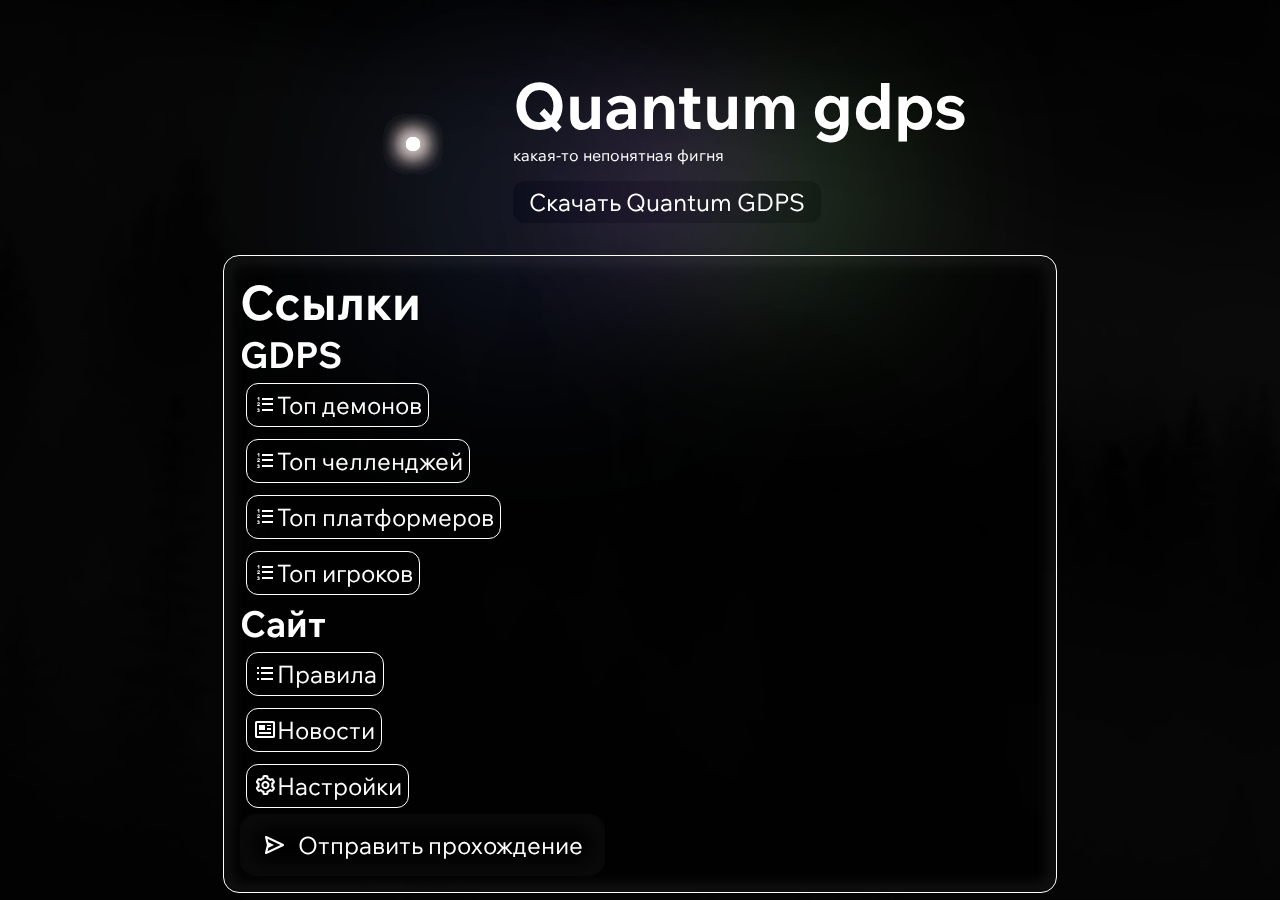
<file: index.html>
<!DOCTYPE html>
<html lang="ru">
    <head>
        <meta charset="UTF-8">
        <meta name="viewport" content="width=device-width, initial-scale=1.0">
        <link rel="shortcut icon" href="images/favicon.png" type="image/x-icon">
        <link rel="stylesheet" href="styles/main.css">
        <link rel="stylesheet" href="styles/mainPage.css">
        <title>Главная</title>

    </head>
    <body>
        <div id="black-background"></div>

        <header></header>
        <div id="menu"></div>

        <main>
            <section class="about-wrapper">
                <section class="about--quantum-dust-wrapper">
                    <div class="quantum-dust" id="quantum-dust-1" style="--dust-color: #a49ce8;"></div>
                    <div class="quantum-dust" id="quantum-dust-2" style="--dust-color: #cb91b7;"></div>
                    <div class="quantum-dust" id="quantum-dust-3" style="--dust-color: #5bd385;"></div>
                    <div class="quantum-dust" id="quantum-dust-4" style="--dust-color: #e0e295;"></div>
                    <div class="quantum-dust" id="quantum-dust-5" style="--dust-color: #e9ad91;"></div>
                    <div class="quantum-dust" id="quantum-dust-6" style="--dust-color: #e4c25c;"></div>
                    <div class="quantum-dust" id="quantum-dust-7" style="--dust-color: #5b6497;"></div>
                    <div class="quantum-dust" id="quantum-dust-8" style="--dust-color: #a94bb6;"></div>
                    <div class="quantum-dust" id="quantum-dust-9" style="--dust-color: #e7e8d2;"></div>
                    <div class="quantum-dust" id="quantum-dust-10" style="--dust-color: #e99191;"></div>
                </section>
                <section class="about--text-wrapper">
                    <h1>Quantum gdps</h1>
                    <p>какая-то непонятная фигня</p>
                    <button class="download-button">Скачать Quantum GDPS</button>
                </section>

                <div class="bg-effect-particle" id="particle-1"></div>
                <div class="bg-effect-particle" id="particle-2"></div>
                <div class="bg-effect-particle" id="particle-3"></div>
            </section>
            <section class="info-wrapper">
                <h1>Ссылки</h1>

                <h2>GDPS</h2>
                <div class="info-fast-links">
                    <a href="demonlist.html"><i class='bx  bx-list-ol'></i>  Топ демонов</a>
                    <a href="challengelist.html"><i class='bx bx-list-ol'></i>Топ челленджей</a>
                    <a href="platformerlist.html"><i class='bx bx-list-ol'></i>Топ платформеров</a>
                    <a href="players.html"><i class='bx bx-list-ol'></i>Топ игроков</a>
                </div>

                <h2>Сайт</h2>
                <div class="info-fast-links">
                    <a href=""><i class='bx bx-list-ul'></i>Правила</a>
                    <a href=""><i class='bx bx-news'></i> Новости</a>
                    <a href=""><i class='bx bx-cog'></i>Настройки</a>
                </div>

                <button class="send-button"><i class='bx bx-send'></i><div class="send-button-text">Отправить прохождение</div></button>
            </section>
            <section class="social-media-wrapper">
                <a class="social-media social-media-discord" href="">
                    <i class='bx bxl-discord-alt'></i>
                </a>
                <a class="social-media social-media-telegram" href="">
                    <i class='bx bxl-telegram'></i>
                </a>
                <a class="social-media social-media-youtube" href="">
                    <i class='bx bxl-youtube'></i>
                </a>
            </section>
        </main>

        <footer></footer>

        <!-- scripts -->
        <script src="scripts/database.js"></script>
        <script src="scripts/elements/header.js"></script>
        <script src="scripts/elements/footer.js"></script>
        <script src="scripts/main.js"></script>
        <script src="scripts/pages/mainPage.js"></script>
    </body>
</html>
</file>
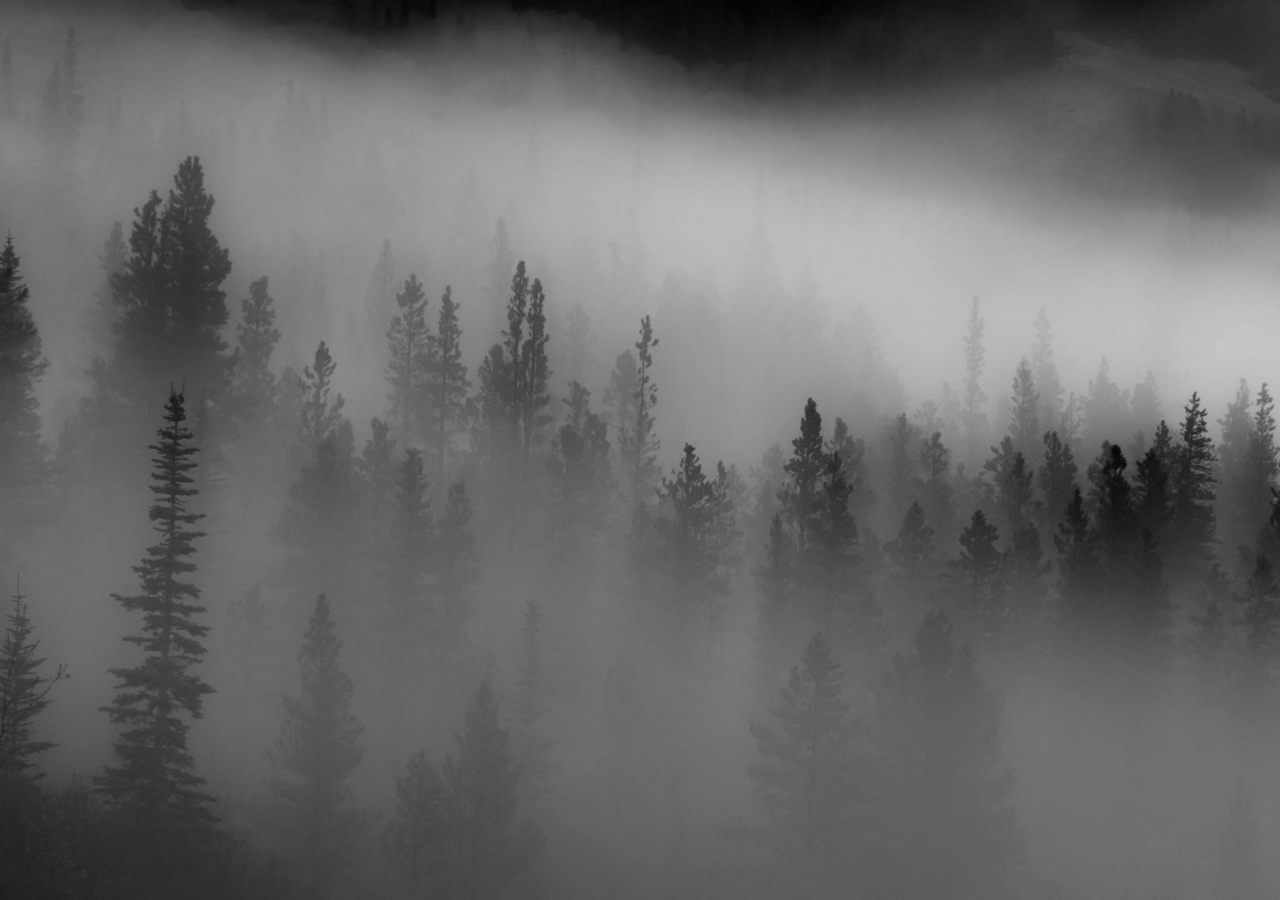
<file: challengelist.html>
<!DOCTYPE html>
<html lang="ru">
    <head>
        <meta charset="UTF-8">
        <meta name="viewport" content="width=device-width, initial-scale=1.0">
        <link rel="shortcut icon" href="images/favicon.png" type="image/x-icon">
        <link rel="stylesheet" href="styles/main.css">
        <title>Топ челленджей</title>
    </head>
    <body>
        <header></header>
        <div id="menu"></div>

        <main>
            <div id="levels-wrapper"></div>
        </main>

        <footer></footer>

        <!-- scripts -->
        <script src="scripts/maths.js"></script>
        <script src="scripts/database.js"></script>
        <script src="scripts/elements/header.js"></script>
        <script src="scripts/elements/footer.js"></script>
        <script src="scripts/level.js"></script>
        <script src="scripts/main.js"></script>
        <script src="scripts/pages/challengelistPage.js"></script>
    </body>
</html>
</file>
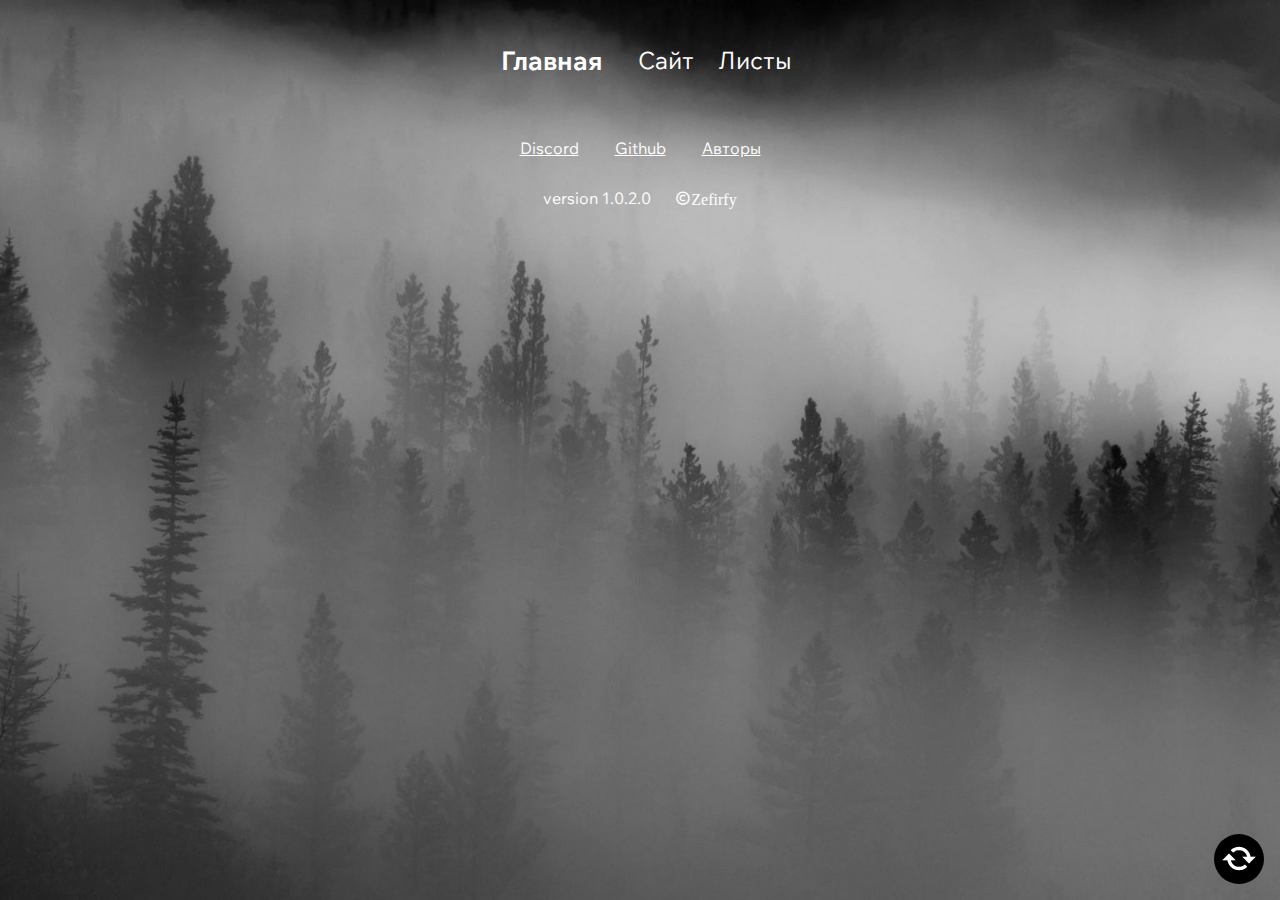
<file: demonlist.html>
<!DOCTYPE html>
<html lang="ru">
    <head>
        <meta charset="UTF-8">
        <meta name="viewport" content="width=device-width, initial-scale=1.0">
        <link rel="shortcut icon" href="images/favicon.jpg" type="image/x-icon">
        <link rel="stylesheet" href="styles/main.css">
        <title>Топ демонов</title>
    </head>
    <body>
        <header></header>
        <div id="menu"></div>

        <main>
            <div id="levels-wrapper"></div>
        </main>

        <footer></footer>

        <!-- scripts -->
        <script src="scripts/maths.js"></script>
        <script src="scripts/database.js"></script>
        <script src="scripts/functions.js"></script>
        <script src="scripts/elements/header.js"></script>
        <script src="scripts/elements/footer.js"></script>
        <script src="scripts/level.js"></script>
        <script src="scripts/main.js"></script>
        <script src="scripts/pages/demonlistPage.js"></script>
    </body>
</html>
</file>
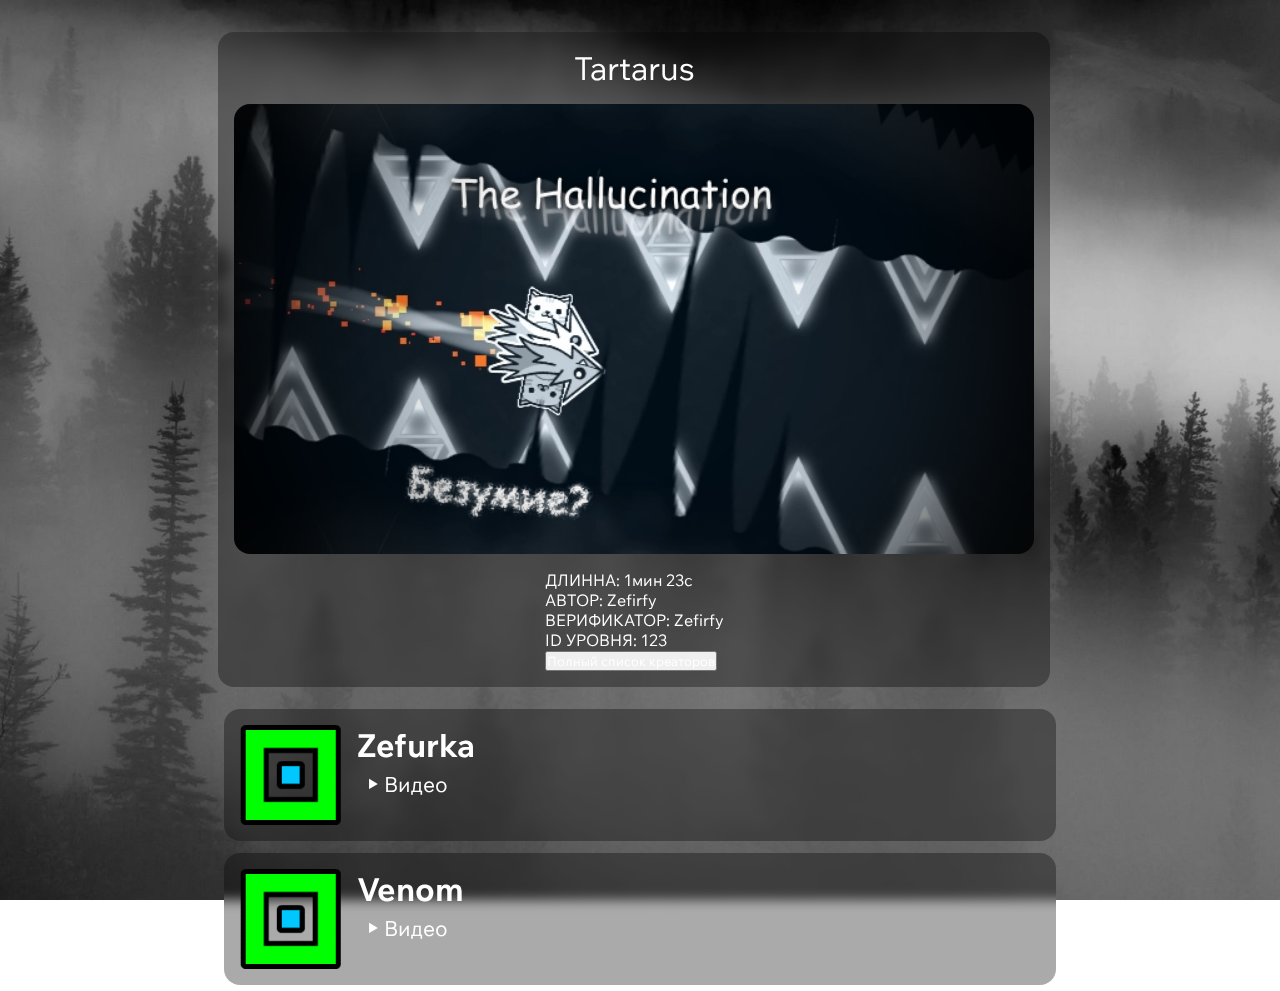
<file: info.html>
<!DOCTYPE html>
<html lang="ru">
    <head>
        <meta charset="UTF-8">
        <meta name="viewport" content="width=device-width, initial-scale=1.0">
        <link rel="shortcut icon" href="images/favicon.png" type="image/x-icon">
        <link rel="stylesheet" href="styles/main.css">
        <title>загрузка информации...</title>
    </head>
    <body>
        <header></header>
        <div id="menu"></div>

        <main>
            <div id="loading-wrapper">
                <div class="loader"></div>
            </div>
            <div class="content-wrapper">
                <div class="level-info-container">
                    <div class="level-name">Tartarus</div>
                    <img src="data/previews/testing.png" alt="level preview">
                    <div class="level-inforamtion-wrapper">
                        <div class="level-information">ДЛИННА: 1мин 23с</div>
                        <div class="level-information">АВТОР: Zefirfy</div>
                        <div class="level-information">ВЕРИФИКАТОР: Zefirfy</div>
                        <div class="level-information">ID УРОВНЯ: 123</div>
                        <button id="show-full-creators-list-button">Полный список креаторов</button>
                    </div>
                </div>
                <div class="victors-wrapper">
                    <div class="victor">
                        <img src="data/icons/--default--.png" alt="level preview">
                        <div class="victor-text">
                            <h1>Zefurka</h1>
                            <button><i class='bx  bx-play'></i>Видео</button>
                        </div>
                    </div>
                    <div class="victor">
                        <img src="data/icons/--default--.png" alt="level preview">
                        <div class="victor-text">
                            <h1>Venom</h1>
                            <button><i class='bx  bx-play'></i>Видео</button>
                        </div>
                    </div>
                </div>
            </div>
        </main>

        <footer></footer>

        <!-- scripts -->
        <script src="scripts/maths.js"></script>
        <script src="scripts/database.js"></script>
        <script src="scripts/elements/header.js"></script>
        <script src="scripts/elements/footer.js"></script>
        <script src="scripts/level.js"></script>
        <script src="scripts/players.js"></script>
        <script src="scripts/main.js"></script>
        <script src="scripts/pages/infoPage.js"></script>
    </body>
</html>
</file>
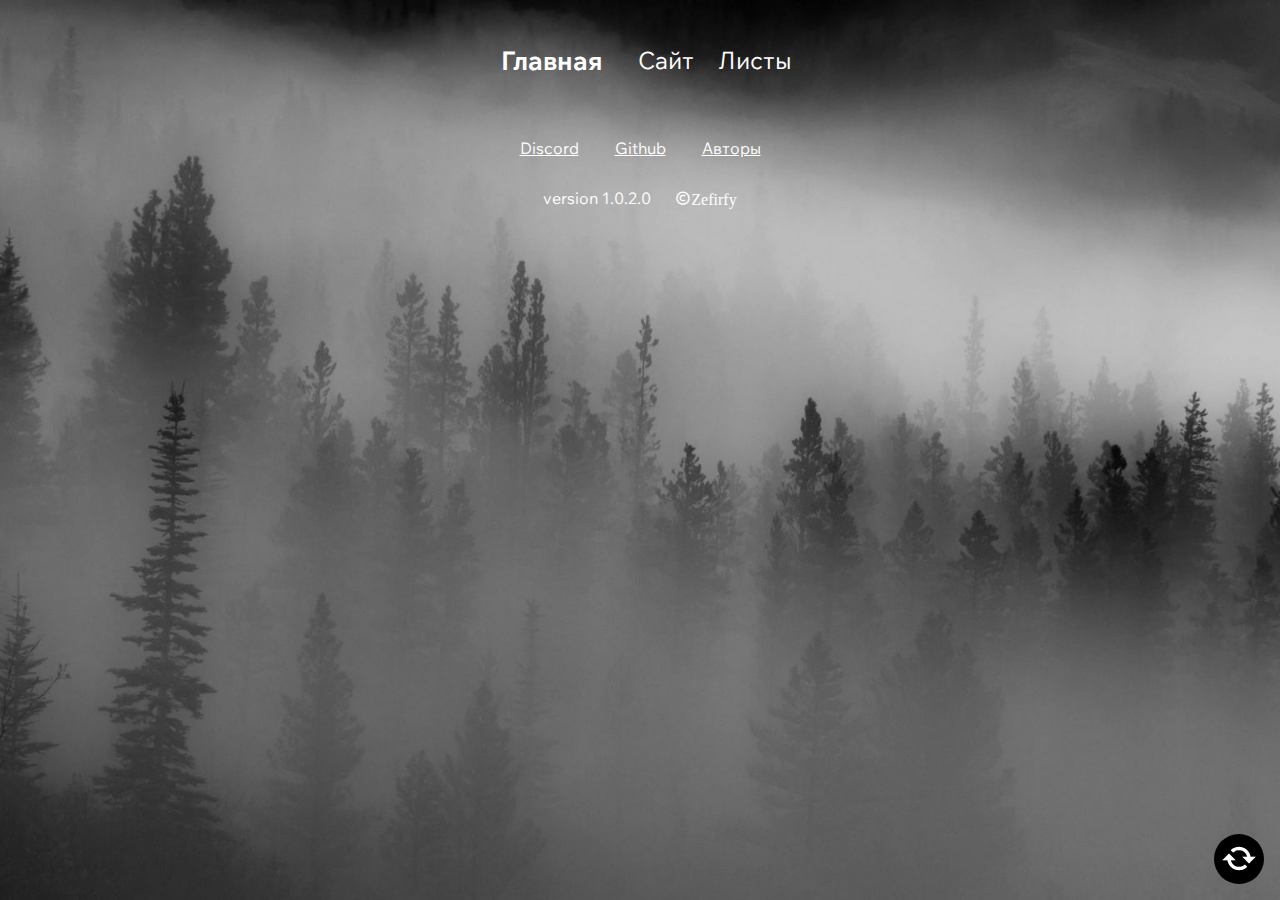
<file: news.html>
<!DOCTYPE html>
<html lang="ru">
    <head>
        <meta charset="UTF-8">
        <meta name="viewport" content="width=device-width, initial-scale=1.0">
        <link rel="shortcut icon" href="images/favicon.png" type="image/x-icon">
        <link rel="stylesheet" href="styles/main.css">
        <title>Новости</title>
    </head>
    <body>
        <header></header>
        <div id="menu"></div>

        <main>
            <div id="news-wrapper"></div>
        </main>

        <footer></footer>

        <!-- scripts -->
        <script src="scripts/maths.js"></script>
        <script src="scripts/database.js"></script>
        <script src="scripts/functions.js"></script>
        <script src="scripts/elements/header.js"></script>
        <script src="scripts/elements/footer.js"></script>
        <script src="scripts/main.js"></script>
        <script src="scripts/pages/newsPage.js"></script>
    </body>
</html>
</file>
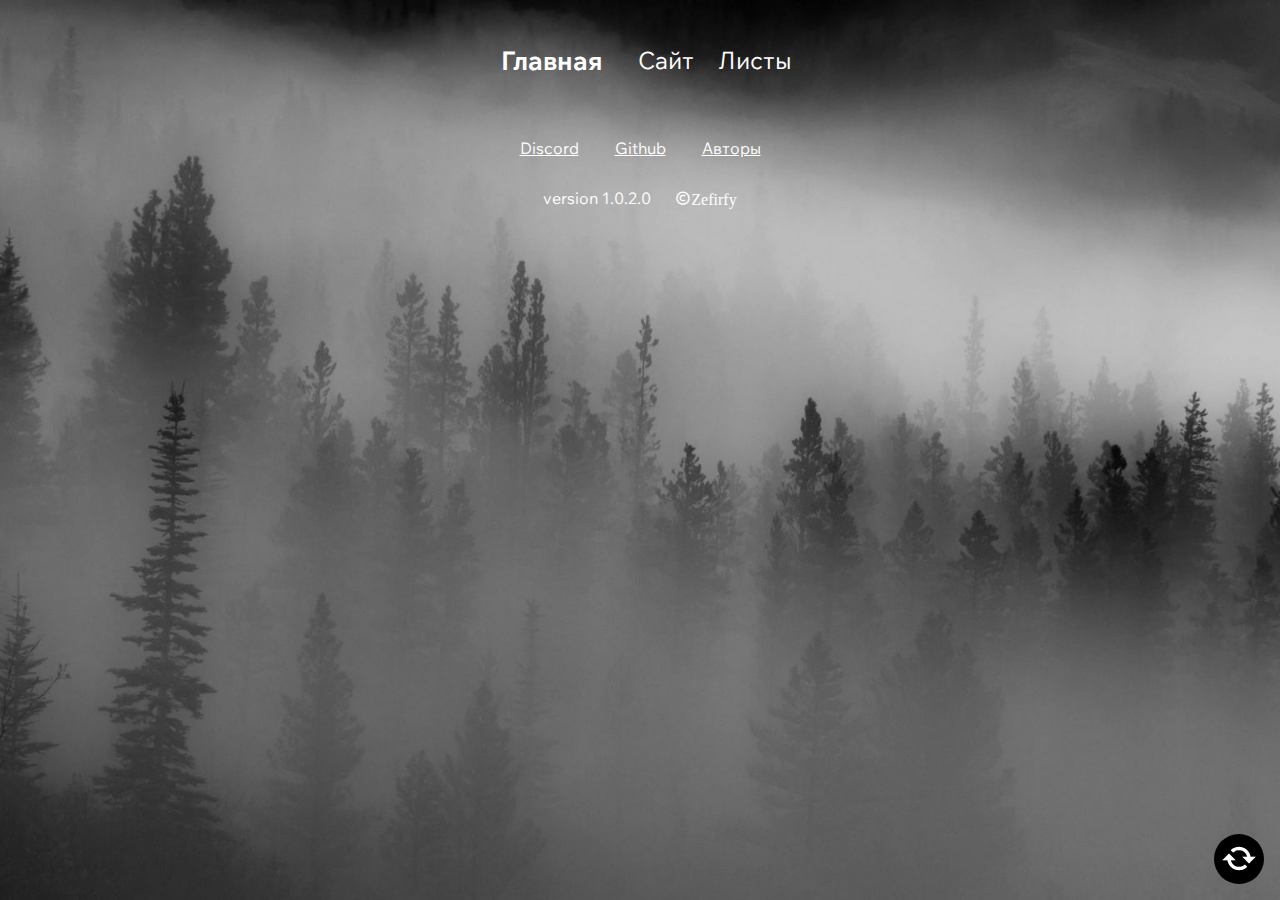
<file: platformerlist.html>
<!DOCTYPE html>
<html lang="ru">
    <head>
        <meta charset="UTF-8">
        <meta name="viewport" content="width=device-width, initial-scale=1.0">
        <link rel="shortcut icon" href="images/favicon.jpg" type="image/x-icon">
        <link rel="stylesheet" href="styles/main.css">
        <title>Топ платформеров</title>
    </head>
    <body>
        <header></header>
        <div id="menu"></div>

        <main>
            <div id="levels-wrapper"></div>
        </main>

        <footer></footer>

        <!-- scripts -->
        <script src="scripts/maths.js"></script>
        <script src="scripts/database.js"></script>
        <script src="scripts/functions.js"></script>
        <script src="scripts/elements/header.js"></script>
        <script src="scripts/elements/footer.js"></script>
        <script src="scripts/level.js"></script>
        <script src="scripts/main.js"></script>
        <script src="scripts/pages/platformetlistPage.js"></script>
    </body>
</html>
</file>
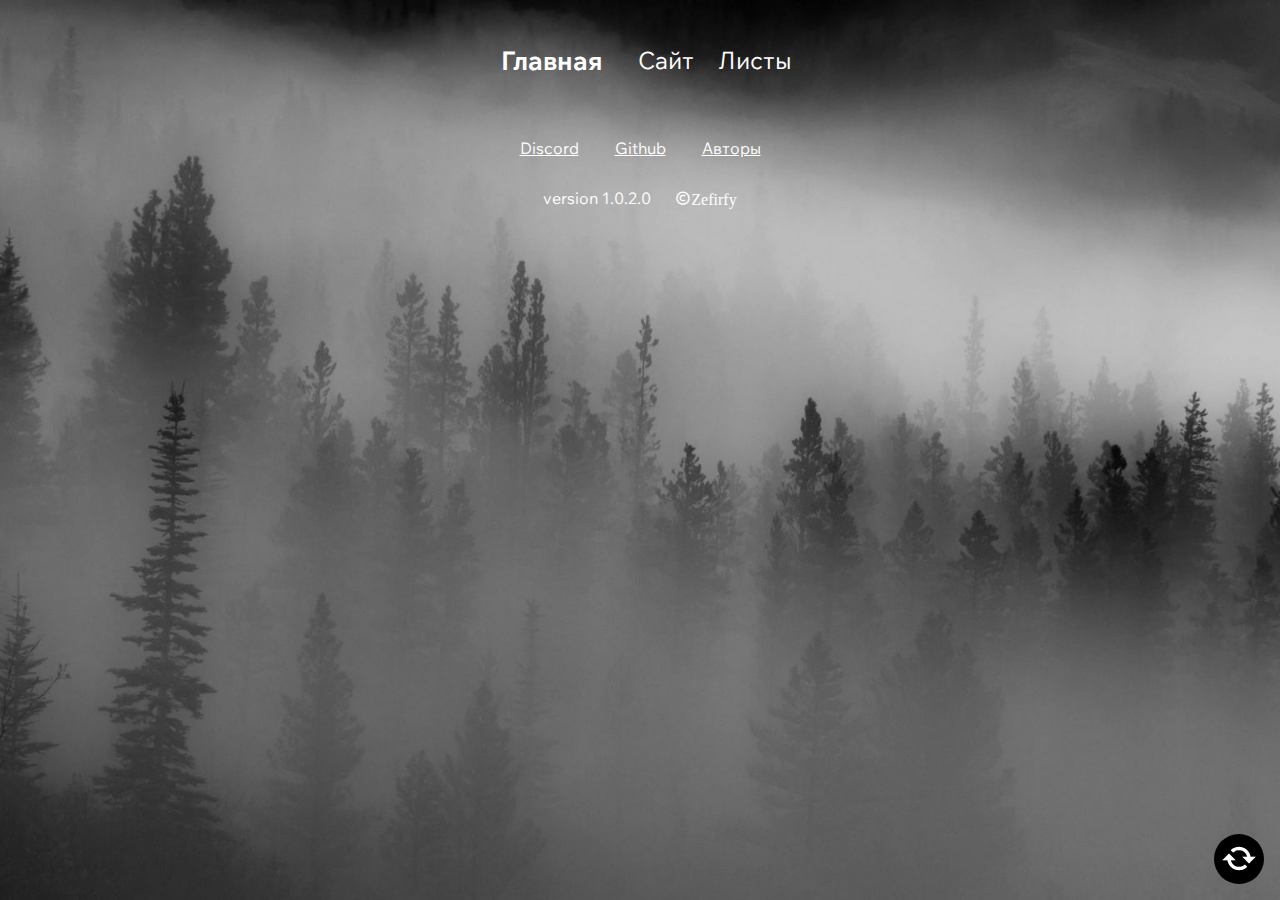
<file: players.html>
<!DOCTYPE html>
<html lang="ru">
    <head>
        <meta charset="UTF-8">
        <meta name="viewport" content="width=device-width, initial-scale=1.0">
        <link rel="shortcut icon" href="images/favicon.png" type="image/x-icon">
        <link rel="stylesheet" href="styles/main.css">
        <title>Топ игроков</title>
    </head>
    <body>
        <header></header>
        <div id="menu"></div>

        <main>
            <div id="player-wrapper"></div>
        </main>

        <footer></footer>

        <!-- scripts -->
        <script src="scripts/maths.js"></script>
        <script src="scripts/database.js"></script>
        <script src="scripts/functions.js"></script>
        <script src="scripts/elements/header.js"></script>
        <script src="scripts/elements/footer.js"></script>
        <script src="scripts/players.js"></script>
        <script src="scripts/main.js"></script>
        <script src="scripts/pages/playersPage.js"></script>
    </body>
</html>
</file>
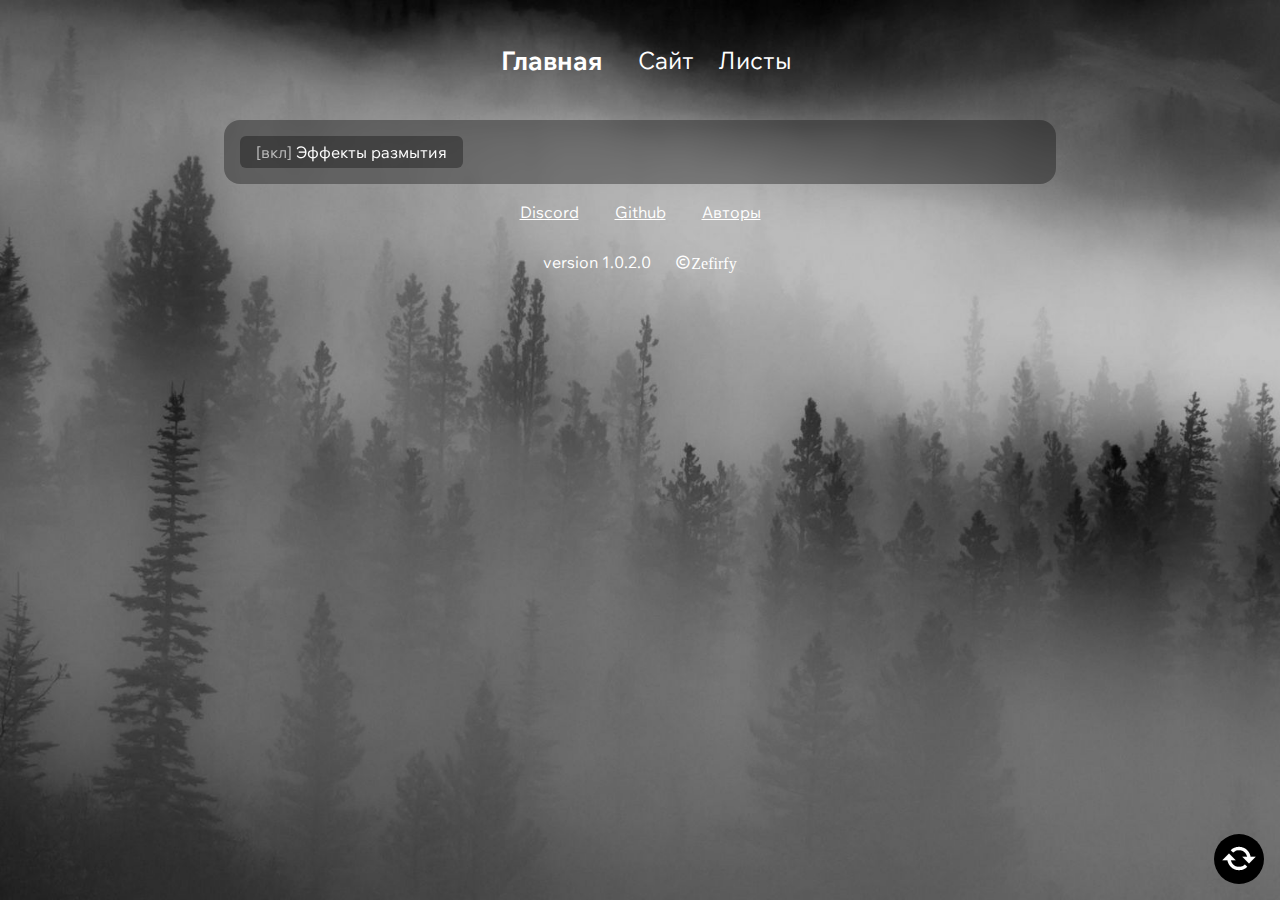
<file: settings.html>
<!DOCTYPE html>
<html lang="ru">
    <head>
        <meta charset="UTF-8">
        <meta name="viewport" content="width=device-width, initial-scale=1.0">
        <link rel="shortcut icon" href="images/favicon.jpg" type="image/x-icon">
        <link rel="stylesheet" href="styles/main.css">
        <title>Настройки</title>
    </head>
    <body>
        <header></header>
        <div id="menu"></div>

        <main>
            <div class="settings-wrapper">
                <div class="option" id="option-enable-blur">
                    <span class="information-text" id="option-enable-blur-status">[выкл]</span>
                    Эффекты размытия
                </div>
            </div>
        </main>
        <footer></footer>

        <!-- scripts -->
        <script src="scripts/maths.js"></script>
        <script src="scripts/database.js"></script>
        <script src="scripts/functions.js"></script>
        <script src="scripts/elements/header.js"></script>
        <script src="scripts/elements/footer.js"></script>
        <script src="scripts/main.js"></script>
        <script src="scripts/pages/settingsPage.js"></script>
    </body>
</html>
</file>
<file: styles/mainPage.css>
body {
  overflow-x: hidden;
}

#black-background {
  -webkit-backdrop-filter: brightness(5%) blur(2px);
          backdrop-filter: brightness(5%) blur(2px);
  position: fixed;
  top: 0;
  bottom: 0;
  left: 0;
  right: 0;
  z-index: -10;
  transition: var(--transition3);
}

.about-wrapper {
  font-size: 2rem;
  color: white;
  display: flex;
  flex-direction: row;
  align-items: center;
  justify-content: center;
  padding: var(--pxl2);
  margin: var(--pxl2);
  position: relative;
}
@media (max-width: 600px) {
  .about-wrapper {
    width: 80vw;
  }
}

.about--quantum-dust-wrapper {
  position: relative;
  width: 200px;
  height: 100px;
}
@media (max-width: 600px) {
  .about--quantum-dust-wrapper {
    display: none;
  }
}

.about--text-wrapper p {
  font-size: 1rem;
}

.quantum-dust {
  --dust-color: green;
  --dust-size: 7px;
  --dust-effect-scale: 0.5;
  content: "";
  position: absolute;
  z-index: 1;
  top: calc(50% - var(--dust-size));
  left: calc(50% - var(--dust-size));
  background-color: var(--dust-color);
  padding: var(--dust-size);
  border-radius: var(--dust-size);
  box-shadow: 0 0 calc(3 * var(--dust-size)) var(--dust-color);
  mix-blend-mode: screen;
  animation-timing-function: ease-in-out;
  animation-iteration-count: infinite;
}

.about--quantum-dust-wrapper #quantum-dust-1 {
  animation-name: quantum-dust-1-animation;
  animation-duration: 2.307s;
}
.about--quantum-dust-wrapper #quantum-dust-2 {
  animation-name: quantum-dust-2-animation;
  animation-duration: 1.249s;
}
.about--quantum-dust-wrapper #quantum-dust-3 {
  animation-name: quantum-dust-3-animation;
  animation-duration: 3.747s;
}
.about--quantum-dust-wrapper #quantum-dust-4 {
  animation-name: quantum-dust-4-animation;
  animation-duration: 2.787s;
}
.about--quantum-dust-wrapper #quantum-dust-5 {
  animation-name: quantum-dust-5-animation;
  animation-duration: 1.126s;
}
.about--quantum-dust-wrapper #quantum-dust-6 {
  animation-name: quantum-dust-6-animation;
  animation-duration: 1.173s;
}
.about--quantum-dust-wrapper #quantum-dust-7 {
  animation-name: quantum-dust-7-animation;
  animation-duration: 2.815s;
}
.about--quantum-dust-wrapper #quantum-dust-8 {
  animation-name: quantum-dust-8-animation;
  animation-duration: 3.022s;
}
.about--quantum-dust-wrapper #quantum-dust-9 {
  animation-name: quantum-dust-9-animation;
  animation-duration: 2.003s;
}
.about--quantum-dust-wrapper #quantum-dust-10 {
  animation-name: quantum-dust-10-animation;
  animation-duration: 1.997s;
}

@keyframes quantum-dust-1-animation {
  0% {
    transform: translateX(0) translateY(0);
  }
  33% {
    transform: translateX(calc(-340% * var(--dust-effect-scale))) translateY(calc(-1% * var(--dust-effect-scale)));
  }
  66% {
    transform: translateX(calc(340% * var(--dust-effect-scale))) translateY(calc(1% * var(--dust-effect-scale)));
  }
  100% {
    transform: translateX(0) translateY(0);
  }
}
@keyframes quantum-dust-2-animation {
  0% {
    transform: translateX(0) translateY(0);
  }
  33% {
    transform: translateX(calc(-25% * var(--dust-effect-scale))) translateY(calc(-97% * var(--dust-effect-scale)));
  }
  66% {
    transform: translateX(calc(25% * var(--dust-effect-scale))) translateY(calc(97% * var(--dust-effect-scale)));
  }
  100% {
    transform: translateX(0) translateY(0);
  }
}
@keyframes quantum-dust-3-animation {
  0% {
    transform: translateX(0) translateY(0);
  }
  33% {
    transform: translateX(calc(296% * var(--dust-effect-scale))) translateY(calc(-30% * var(--dust-effect-scale)));
  }
  66% {
    transform: translateX(calc(-296% * var(--dust-effect-scale))) translateY(calc(30% * var(--dust-effect-scale)));
  }
  100% {
    transform: translateX(0) translateY(0);
  }
}
@keyframes quantum-dust-4-animation {
  0% {
    transform: translateX(0) translateY(0);
  }
  33% {
    transform: translateX(calc(-401% * var(--dust-effect-scale))) translateY(calc(229% * var(--dust-effect-scale)));
  }
  66% {
    transform: translateX(calc(401% * var(--dust-effect-scale))) translateY(calc(-229% * var(--dust-effect-scale)));
  }
  100% {
    transform: translateX(0) translateY(0);
  }
}
@keyframes quantum-dust-5-animation {
  0% {
    transform: translateX(0) translateY(0);
  }
  33% {
    transform: translateX(calc(-431% * var(--dust-effect-scale))) translateY(calc(296% * var(--dust-effect-scale)));
  }
  66% {
    transform: translateX(calc(431% * var(--dust-effect-scale))) translateY(calc(-296% * var(--dust-effect-scale)));
  }
  100% {
    transform: translateX(0) translateY(0);
  }
}
@keyframes quantum-dust-6-animation {
  0% {
    transform: translateX(0) translateY(0);
  }
  33% {
    transform: translateX(calc(-139% * var(--dust-effect-scale))) translateY(calc(-370% * var(--dust-effect-scale)));
  }
  66% {
    transform: translateX(calc(139% * var(--dust-effect-scale))) translateY(calc(370% * var(--dust-effect-scale)));
  }
  100% {
    transform: translateX(0) translateY(0);
  }
}
@keyframes quantum-dust-7-animation {
  0% {
    transform: translateX(0) translateY(0);
  }
  33% {
    transform: translateX(calc(388% * var(--dust-effect-scale))) translateY(calc(-162% * var(--dust-effect-scale)));
  }
  66% {
    transform: translateX(calc(-388% * var(--dust-effect-scale))) translateY(calc(162% * var(--dust-effect-scale)));
  }
  100% {
    transform: translateX(0) translateY(0);
  }
}
@keyframes quantum-dust-8-animation {
  0% {
    transform: translateX(0) translateY(0);
  }
  33% {
    transform: translateX(calc(131% * var(--dust-effect-scale))) translateY(calc(-346% * var(--dust-effect-scale)));
  }
  66% {
    transform: translateX(calc(-131% * var(--dust-effect-scale))) translateY(calc(346% * var(--dust-effect-scale)));
  }
  100% {
    transform: translateX(0) translateY(0);
  }
}
@keyframes quantum-dust-9-animation {
  0% {
    transform: translateX(0) translateY(0);
  }
  33% {
    transform: translateX(calc(308% * var(--dust-effect-scale))) translateY(calc(-358% * var(--dust-effect-scale)));
  }
  66% {
    transform: translateX(calc(-308% * var(--dust-effect-scale))) translateY(calc(358% * var(--dust-effect-scale)));
  }
  100% {
    transform: translateX(0) translateY(0);
  }
}
@keyframes quantum-dust-10-animation {
  0% {
    transform: translateX(0) translateY(0);
  }
  33% {
    transform: translateX(calc(-239% * var(--dust-effect-scale))) translateY(calc(-197% * var(--dust-effect-scale)));
  }
  66% {
    transform: translateX(calc(239% * var(--dust-effect-scale))) translateY(calc(197% * var(--dust-effect-scale)));
  }
  100% {
    transform: translateX(0) translateY(0);
  }
}
.bg-effect-particle {
  --color: red;
  --scale: 30px;
  content: "";
  position: absolute;
  z-index: 1;
  pointer-events: none;
  filter: blur(calc(var(--scale) * 2));
  background-color: var(--color);
  padding: var(--scale);
  border-radius: var(--scale);
  mix-blend-mode: screen;
}

#particle-1 {
  --color: #4d72ca;
  --scale: 60px;
  transform: translateX(-100%) translateY(50%);
}

#particle-2 {
  --color: #ab3ede;
  --scale: 40px;
  transform: translateX(30%) translateY(50%);
}

#particle-3 {
  --color: #90f189;
  --scale: 50px;
  transform: translateX(150%) translateY(50%);
}

.download-button {
  margin-top: var(--pxl2);
  padding: var(--pxl-1) var(--pxl2);
  outline: none;
  border: none;
  font-size: 1.5rem;
  background: var(--frame-color);
  border-radius: var(--pxl1);
  position: relative;
  transition: var(--transition4);
  -webkit-user-select: none;
     -moz-user-select: none;
          user-select: none;
}
.download-button::before {
  content: "";
  position: absolute;
  z-index: -1;
  top: 0;
  bottom: 0;
  right: 0;
  left: 0;
  filter: blur(8px);
  opacity: 0;
  transition: var(--transition);
  border-radius: var(--pxl1);
  background: linear-gradient(90deg, #ddb587, #8d78dd, #dd87c3, #dd8787, #8adc79);
}
@media (hover: hover) {
  .download-button:hover::before {
    opacity: 1;
  }
}
.download-button:active {
  background-color: transparent;
}
.download-button:active::before {
  opacity: 1;
}
</file>
<file: styles/main.css>
@charset "UTF-8";
@import url("https://fonts.googleapis.com/css2?family=Wix+Madefor+Text:ital,wght@0,400..800;1,400..800");
@import url("https://unpkg.com/boxicons@2.1.4/css/boxicons.min.css");
:root {
  --font-family: "Wix Madefor Text", sans-serif;
  --pxl-1: 6px;
  --pxl1: 12px;
  --pxl2: 16px;
  --pxl3: 24px;
  --blur: 6px;
  --blur2: 1px;
  --frame-color: #000;
  --transparent-frame-color: #000a;
  --transparent-frame-color2: #0005;
  --main-text-color: white;
  --secondary-text-color: #777;
  --other-text-color: #bbb;
  --light-frame-color: #fff;
  --light-transparent-frame-color: #fffa;
  --light-transparent-frame-color2: #fff5;
  --light-main-text-color: black;
  --light-secondary-text-color: #555;
  --light-other-text-color: #333;
  /*
  // colors (dark)
  --frame-color: #001;
  --transparent-frame-color: #001a;
  --transparent-frame-color2: #0015;
  --main-text-color: white;
  --secondary-text-color: #778;

  // colors (light)
  --light-frame-color: #eef;
  --light-transparent-frame-color: #eefa;
  --light-transparent-frame-color2: #eef5;
  --light-main-text-color: black;
  --light-secondary-text-color: #445;
  */
  --transition: .2s ease-out;
  --transition2: 6s ease-out;
  --transition3: 2s ease-out;
  --transition4: .1s ease-out;
  --transition5: .6s ease-out;
  --player-level-progress: 61.8%;
}

*, button {
  padding: 0;
  margin: 0;
  font-family: var(--font-family);
  color: var(--main-text-color);
}

img {
  -webkit-user-select: none;
     -moz-user-select: none;
          user-select: none;
}

::-moz-selection {
  background-color: var(--light-frame-color);
  color: var(--light-main-text-color);
}

::selection {
  background-color: var(--light-frame-color);
  color: var(--light-main-text-color);
}

body {
  background-image: url("../images/backgrounds/background-2.jpg");
  background-position: center;
  background-size: cover;
  background-attachment: fixed;
}

header {
  margin-top: var(--pxl2);
  margin-bottom: var(--pxl2);
}

header {
  display: flex;
  align-items: center;
  justify-content: center;
  flex-wrap: nowrap;
}

#header-wrapper {
  -webkit-user-select: none;
     -moz-user-select: none;
          user-select: none;
  padding: var(--pxl2);
  font-size: 0.8rem;
  display: flex;
  flex-direction: row;
  align-items: center;
  justify-content: center;
  flex-wrap: nowrap;
}
@media (min-width: 761px) {
  #header-wrapper #open-menu-button {
    display: none;
  }
}
@media (max-width: 760px) {
  #header-wrapper {
    justify-content: start;
    background-color: var(--transparent-frame-color2);
    -webkit-backdrop-filter: blur(var(--pxl-1));
            backdrop-filter: blur(var(--pxl-1));
    width: 80vw;
    border-radius: var(--pxl2);
  }
  #header-wrapper .header-button, #header-wrapper .main-header {
    display: none;
  }
}
#header-wrapper * {
  margin: 0 var(--pxl-1);
  padding: var(--pxl-1);
  transition: var(--transition);
}
#header-wrapper .main-header {
  text-decoration: none;
}
#header-wrapper .header-button {
  border-radius: var(--pxl2);
  background: transparent;
  border: none;
  outline: none;
  cursor: pointer;
  font-size: 1.5rem;
}
@media (hover: hover) {
  #header-wrapper .header-button:hover, #header-wrapper .main-header:hover {
    text-shadow: 0 0 var(--pxl2) var(--secondary-text-color);
  }
}
#header-wrapper #open-menu-button {
  outline: none;
  border: none;
  border-radius: var(--pxl2);
  background: transparent;
}
#header-wrapper #open-menu-button h1 {
  display: flex;
  flex-direction: row;
  justify-content: center;
  align-items: center;
}
#header-wrapper #open-menu-button h1 * {
  margin: 0;
}
@media (hover: hover) {
  #header-wrapper #open-menu-button:hover {
    background: var(--light-transparent-frame-color2);
    -webkit-backdrop-filter: blur(var(--pxl-1));
            backdrop-filter: blur(var(--pxl-1));
  }
}

footer {
  display: flex;
  align-items: center;
  justify-content: center;
  flex-direction: column;
  flex-wrap: nowrap;
}
footer .footer-layer {
  display: flex;
  align-items: center;
  flex-direction: row;
  justify-content: center;
  flex-wrap: wrap;
}
footer .footer-layer .footer-item, footer .footer-layer > a {
  margin: var(--pxl1);
}
footer .footer-layer a {
  transition: var(--transition);
  padding: var(--pxl-1);
  border-radius: var(--pxl-1);
}
@media (hover: hover) {
  footer .footer-layer a:hover {
    color: var(--light-main-text-color);
    background-color: var(--light-frame-color);
  }
}

.reload-bd-button {
  width: 50px;
  height: 50px;
  font-size: 40px;
  border-radius: 40px;
  outline: none;
  border: none;
  background-color: var(--frame-color);
  display: flex;
  align-items: center;
  justify-content: center;
  position: fixed;
  z-index: 1;
  bottom: 0;
  right: 0;
  margin: var(--pxl2);
  transition: var(--transition);
}
.reload-bd-button div {
  width: 100%;
  height: 100%;
  display: flex;
  align-items: center;
  justify-content: center;
}
.reload-bd-button * {
  transition: var(--transition);
}
.reload-bd-button::after {
  content: "Перезагрузить";
  position: absolute;
  z-index: 1;
  font-size: 20px;
  background-color: var(--frame-color);
  padding: var(--pxl-1);
  border-radius: var(--pxl1);
  transform: translateX(-60%) scale(90%);
  opacity: 0;
  transition: var(--transition);
  pointer-events: none;
  -webkit-user-select: none;
     -moz-user-select: none;
          user-select: none;
}
@media (hover: hover) {
  .reload-bd-button:hover {
    background-color: var(--light-other-text-color);
  }
  .reload-bd-button:hover div {
    transform: rotate(180deg);
  }
  .reload-bd-button:hover::after {
    transform: translateX(-80%) scale(100%);
    background-color: var(--light-other-text-color);
    opacity: 1;
  }
}

.user-cards-wrapper {
  display: flex;
  flex-direction: row;
  flex-wrap: wrap;
  align-items: center;
  justify-content: center;
}

.user-card {
  display: flex;
  flex-direction: column;
  align-items: center;
  justify-content: start;
  background-color: var(--transparent-frame-color);
  padding: var(--pxl2);
  border-radius: var(--pxl2);
  -webkit-backdrop-filter: blur(var(--blur));
          backdrop-filter: blur(var(--blur));
  transition: var(--transition);
  margin: var(--pxl3);
  min-width: 250px;
  min-height: 320px;
}
.user-card:hover {
  transform: scale(105%);
}
.user-card img {
  height: 75px;
  -webkit-user-select: none;
     -moz-user-select: none;
          user-select: none;
}
.user-card .user-image-wrapper {
  width: 75px;
  height: 75px;
  box-sizing: border-box;
  overflow: hidden;
  display: flex;
  align-items: center;
  justify-content: center;
  border-radius: 37.5px;
  margin-bottom: var(--pxl1);
}
.user-card h1 {
  margin-bottom: var(--pxl2);
}

.user-roles-wrapper {
  display: flex;
  flex-direction: column;
  width: 100%;
}

.user-role {
  --background: blue;
  --color: white;
  -webkit-user-select: none;
     -moz-user-select: none;
          user-select: none;
  background: var(--background);
  color: var(--color);
  padding: var(--pxl-1) var(--pxl2);
  margin: var(--pxl-1);
  border-radius: 1rem;
  text-align: center;
  position: relative;
  transition: var(--transition);
}
.user-role::before {
  content: "";
  position: absolute;
  z-index: -1;
  top: 0;
  bottom: 0;
  right: 0;
  left: 0;
  transition: var(--transition2);
  background: var(--background);
  border-radius: 1rem;
  opacity: 0;
}
@media (hover: hover) {
  .user-role:hover::before {
    opacity: 1;
    filter: blur(var(--blur));
    transition: var(--transition);
  }
}

.role-coder {
  --background: linear-gradient(30deg, #c7f977, #6c5fe6);
}

.role-site-moderator {
  --background: linear-gradient(120deg, #7a61e8, #aa4edf);
}

.role-moderator {
  --background: linear-gradient(120deg, #974de6, #df6b4e);
}

.role-administrator {
  --background: linear-gradient(120deg, #e89e61, #df4ed3, #d93a3a);
}

#user-zefirfy img {
  width: 75px;
  height: -moz-fit-content;
  height: fit-content;
  transform: translateY(10px);
}

#menu {
  position: fixed;
  z-index: 10;
  top: 0;
  left: 0;
  background-color: var(--transparent-frame-color2);
  width: -moz-max-content;
  width: max-content;
  height: 100vh;
  box-sizing: border-box;
  -webkit-backdrop-filter: blur(var(--blur));
          backdrop-filter: blur(var(--blur));
  transition: var(--transition);
  padding: var(--pxl2);
  transform: translateX(-100%);
}
#menu .menu-link-wrapper {
  margin-top: var(--pxl-1);
}
#menu .menu-link-wrapper a {
  text-decoration: underline;
  text-indent: 10px;
  text-underline-offset: 5px;
}
@media (hover: hover) {
  #menu .menu-link-wrapper a * {
    transition: var(--transition);
  }
  #menu .menu-link-wrapper a:hover * {
    color: var(--other-text-color);
  }
}

#close-menu-button {
  outline: none;
  border: none;
  -webkit-user-select: none;
     -moz-user-select: none;
          user-select: none;
  background-color: var(--frame-color);
  padding: var(--pxl2);
  border-radius: var(--pxl2);
  transition: var(--transition);
  display: flex;
  flex-direction: row;
  align-items: center;
  justify-content: center;
  margin-top: var(--pxl3);
}
#close-menu-button * {
  color: var(--main-text-color);
}
@media (hover: hover) {
  #close-menu-button:hover {
    background-color: var(--light-frame-color);
  }
  #close-menu-button:hover * {
    color: var(--light-main-text-color);
  }
}

#temp-wrapper {
  display: flex;
}

.mini-menu {
  position: absolute;
  background-color: var(--transparent-frame-color2);
  padding: var(--pxl-1);
  border-radius: var(--pxl2);
  display: flex;
  flex-direction: column;
  -webkit-backdrop-filter: blur(64px);
          backdrop-filter: blur(64px);
  transition: var(--transition);
  transform: translateY(calc(-1 * var(--pxl2))) translateX(calc(-1 * var(--pxl3)));
  opacity: 0;
  pointer-events: none;
}
@media (max-width: 760px) {
  .mini-menu {
    display: none;
  }
}
.mini-menu listMenuButton {
  margin: var(--pxl-1);
  -webkit-user-select: none;
     -moz-user-select: none;
          user-select: none;
  padding: var(--pxl-1);
  border-radius: var(--pxl-1);
  transition: var(--transition);
}
@media (hover: hover) {
  .mini-menu listMenuButton:hover {
    background-color: var(--transparent-frame-color2);
  }
}
.mini-menu listMenuBorder {
  height: 1rem;
  position: relative;
  margin-left: var(--pxl-1);
  margin-right: var(--pxl-1);
}
.mini-menu listMenuBorder::after {
  content: "";
  position: absolute;
  z-index: 0;
  background-color: var(--transparent-frame-color);
  border-radius: 1px;
  height: 1px;
  width: 100%;
  top: 50%;
  transform: translateY(-50%);
}

.social-media-wrapper {
  /*display: flex;
  flex-direction: row;
  flex-wrap: nowrap;
  align-items: center;
  justify-content: center;*/
  display: none;
}

.social-media {
  --background-color: black;
  --font-color: white;
  --tooltip-text: "something";
  text-decoration: none;
  background: var(--background-color);
  color: var(--font-color);
  font-size: calc(var(--pxl3) * 2);
  display: flex;
  flex-direction: column;
  flex-wrap: nowrap;
  align-items: center;
  justify-content: center;
  width: calc(var(--pxl3) * 3);
  height: calc(var(--pxl3) * 3);
  border-radius: calc(var(--pxl3) * 1.5);
  margin: var(--pxl2);
  position: relative;
  z-index: 0;
  -webkit-user-select: none;
     -moz-user-select: none;
          user-select: none;
  transition: var(--transition);
}
.social-media::after {
  content: var(--tooltip-text);
  position: absolute;
  z-index: 1;
  font-size: var(--pxl3);
  height: var(--pxl3);
  padding: var(--pxl1);
  border-radius: calc(var(--pxl3) * 2);
  background: var(--background-color);
  color: var(--font-color);
  display: flex;
  flex-direction: column;
  flex-wrap: nowrap;
  align-items: center;
  justify-content: center;
  transition: var(--transition);
  pointer-events: none;
  -webkit-user-select: none;
     -moz-user-select: none;
          user-select: none;
  transform: scale(50%);
  opacity: 0;
}
.social-media::before {
  content: "";
  position: absolute;
  z-index: -1;
  background: var(--background-color);
  width: 100%;
  height: 100%;
  border-radius: calc(var(--pxl3) * 2);
  transition: var(--transition);
  opacity: 0;
  filter: none;
}
@media (hover: hover) {
  .social-media:hover::before {
    filter: blur(var(--pxl-1));
    opacity: 1;
  }
  .social-media:hover::after {
    transform: scale(75%) translateY(200%);
    opacity: 1;
  }
}

.social-media-discord {
  --background-color: #738adb;
  --font-color: white;
  --tooltip-text: "discord";
}

.social-media-telegram {
  --background-color: linear-gradient(to bottom, #2aabee,#229ED9);
  --font-color: white;
  --tooltip-text: "telegram";
}

.social-media-youtube {
  --background-color: #ff1a47;
  --font-color: white;
  --tooltip-text: "youtube";
}

main {
  display: flex;
  flex-direction: column;
  align-items: center;
  justify-content: center;
}

.info-wrapper {
  width: 80vw;
  max-width: 800px;
  padding: var(--pxl2);
  border: 1px solid var(--main-text-color);
  border-radius: var(--pxl2);
  font-size: 1.5rem;
  background-color: var(--transparent-frame-color);
  -webkit-backdrop-filter: blur(var(--blur));
          backdrop-filter: blur(var(--blur));
  position: relative;
  overflow: hidden;
}
.info-wrapper::after {
  content: "";
  position: absolute;
  z-index: 1;
  border: 1px solid var(--main-text-color);
  border-radius: var(--pxl2);
  filter: blur(8px);
  pointer-events: none;
  top: 0;
  bottom: 0;
  right: 0;
  left: 0;
}
.info-wrapper .info-fast-links {
  display: flex;
  flex-direction: column;
  align-items: start;
  justify-content: start;
}
.info-wrapper .info-fast-links a {
  transition: var(--transition);
  text-decoration: none;
  border: 1px solid var(--main-text-color);
  -webkit-user-select: none;
     -moz-user-select: none;
          user-select: none;
  margin: var(--pxl-1);
  padding: var(--pxl-1);
  border-radius: var(--pxl1);
  display: flex;
  align-items: center;
  flex-direction: row;
  justify-content: center;
  flex-wrap: wrap;
}
@media (hover: hover) {
  .info-wrapper .info-fast-links a:hover {
    color: var(--secondary-text-color);
    border: 1px solid var(--secondary-text-color);
  }
  .info-wrapper .info-fast-links a:hover * {
    color: var(--secondary-text-color) !important;
    transition: var(--transition);
  }
}

.send-button {
  outline: none;
  border: none;
  -webkit-user-select: none;
     -moz-user-select: none;
          user-select: none;
  font-size: 1.5rem;
  background-color: var(--frame-color);
  padding: var(--pxl2);
  border-radius: var(--pxl2);
  transition: var(--transition);
  display: flex;
  flex-direction: row;
  align-items: center;
  justify-content: center;
  position: relative;
  overflow: hidden;
}
.send-button * {
  transition: var(--transition);
  color: var(--main-text-color);
  margin: 0 var(--pxl-1);
}
.send-button::after {
  content: "";
  position: absolute;
  z-index: 1;
  border: 1px solid var(--main-text-color);
  border-radius: var(--pxl2);
  filter: blur(12px);
  pointer-events: none;
  top: 0;
  bottom: 0;
  right: 0;
  left: 0;
}
@media (hover: hover) {
  .send-button:hover {
    background-color: var(--light-frame-color);
  }
  .send-button:hover * {
    color: var(--light-main-text-color);
  }
}

.download-frame {
  width: 80vw;
  max-width: 800px;
  padding: var(--pxl2);
  border-radius: var(--pxl2);
  background: var(--transparent-frame-color2);
  -webkit-backdrop-filter: blur(var(--blur));
          backdrop-filter: blur(var(--blur));
}
.download-frame a:hover {
  color: var(--other-text-color);
}
.download-frame h1, .download-frame h3 {
  margin-top: var(--pxl2);
  margin-bottom: var(--pxl-1);
}
.download-frame .copy-frame {
  padding: var(--pxl1);
  border-radius: var(--pxl2);
  -webkit-user-select: none;
     -moz-user-select: none;
          user-select: none;
  width: -moz-min-content;
  width: min-content;
  background-color: var(--transparent-frame-color2);
  letter-spacing: 0.1rem;
  display: flex;
  flex-direction: row;
  align-items: center;
  justify-content: center;
  transition: var(--transition);
}
@media (hover: hover) {
  .download-frame .copy-frame:hover {
    background-color: var(--transparent-frame-color);
  }
}
.download-frame .copy-frame:active {
  letter-spacing: 0.07rem;
}
.download-frame .copy-frame i {
  margin-right: var(--pxl-1);
}
.download-frame .warning {
  color: var(--other-text-color);
}

#levels-wrapper {
  display: flex;
  flex-direction: column;
  align-items: center;
  justify-content: center;
  position: relative;
}

.level {
  background-color: var(--transparent-frame-color2);
  -webkit-backdrop-filter: blur(var(--blur));
          backdrop-filter: blur(var(--blur));
  display: flex;
  position: relative;
  padding: var(--pxl2);
  margin-bottom: var(--pxl2);
  border-radius: var(--pxl2);
  position: relative;
  width: 80vw;
  max-width: 800px;
  transition: var(--transition);
}
.level img {
  border-radius: var(--pxl1);
  cursor: pointer;
  -webkit-user-select: none;
     -moz-user-select: none;
          user-select: none;
  height: 160px;
}
.level .level-text-wrapper {
  word-break: break-word;
  overflow-wrap: break-word;
  white-space: normal;
}
.level .level-main-text {
  color: var(--main-text-color);
}
.level .level-secondary-text {
  color: var(--other-text-color);
  font-weight: normal;
}
.level .level-name-secondary-text {
  color: var(--other-text-color);
  font-weight: normal;
}
@media (min-width: 960px) and (hover: hover) {
  .level:hover {
    background-color: var(--transparent-frame-color);
    transform: scale(103%);
  }
}
@media (min-width: 960px) {
  .level .level-text-wrapper {
    margin-left: var(--pxl2);
  }
}
@media (max-width: 961px) {
  .level {
    display: flex;
    align-items: center;
    justify-content: center;
    background-color: var(--frame-color);
  }
  .level .level-text-wrapper {
    margin-right: 0;
  }
  .level img {
    width: 100%;
    height: auto;
  }
  .level .level-preview-wrapper {
    width: 100%;
  }
  .level .level-text-wrapper {
    position: absolute;
    z-index: 1;
    bottom: 0;
    left: 0;
    right: 0;
    margin: var(--pxl2);
    padding: var(--pxl-1);
    background-color: var(--transparent-frame-color);
    -webkit-backdrop-filter: blur(var(--blur));
            backdrop-filter: blur(var(--blur));
  }
}

.level-preview-wrapper {
  position: relative;
  overflow: hidden;
  border-radius: var(--pxl1);
  display: flex;
  cursor: pointer;
}

.level-preview-hover-effect {
  content: "";
  position: absolute;
  z-index: 1;
  background: linear-gradient(to top, var(--transparent-frame-color), var(--transparent-frame-color2));
  -webkit-backdrop-filter: blur(var(--blur2));
          backdrop-filter: blur(var(--blur2));
  width: 100%;
  height: 100%;
  opacity: 0;
  transition: var(--transition);
}
.level-preview-hover-effect i {
  position: absolute;
  top: 50%;
  left: 50%;
  transform: translateX(-50%) translateY(-50%);
  font-size: var(--pxl3);
  border: 2px solid white;
  border-radius: var(--pxl3);
  padding: var(--pxl-1);
  transition: var(--transition);
}
@media (hover: hover) {
  .level-preview-hover-effect:hover {
    opacity: 1;
  }
}

.player {
  background-color: var(--transparent-frame-color2);
  -webkit-backdrop-filter: blur(var(--blur));
          backdrop-filter: blur(var(--blur));
  display: flex;
  flex-direction: row;
  align-items: start;
  justify-content: start;
  padding: var(--pxl2);
  margin: var(--pxl2);
  border-radius: var(--pxl2);
  width: 80vw;
  max-width: 800px;
  transition: var(--transition);
}
@media (hover: hover) {
  .player:hover {
    background-color: var(--transparent-frame-color);
    transform: scale(103%);
  }
}
.player img {
  padding-right: var(--pxl1);
  -webkit-user-select: none;
     -moz-user-select: none;
          user-select: none;
}
.player h3, .player h1 > span {
  color: var(--other-text-color);
}

#loading-wrapper {
  display: none;
}
#loading-wrapper .loader {
  border: 4px solid var(--light-transparent-frame-color);
  border-left-color: transparent;
  border-radius: 50%;
  width: 36px;
  height: 36px;
  animation: spin 1s ease-in-out infinite;
}

@keyframes spin {
  0% {
    transform: rotate(0deg);
  }
  100% {
    transform: rotate(360deg);
  }
}
#content-wrapper {
  width: 100%;
  display: flex;
  flex-direction: column;
  align-items: center;
  justify-content: center;
}

.level-info-container {
  width: 80vw;
  max-width: 800px;
  background-color: var(--transparent-frame-color2);
  padding: var(--pxl2);
  border-radius: var(--pxl2);
  -webkit-backdrop-filter: blur(var(--blur));
          backdrop-filter: blur(var(--blur));
  display: flex;
  flex-direction: column;
  justify-content: center;
  align-items: center;
}
.level-info-container img {
  border-radius: var(--pxl2);
  width: 100%;
  -webkit-user-select: none;
     -moz-user-select: none;
          user-select: none;
  margin-top: var(--pxl2);
  margin-bottom: var(--pxl2);
  cursor: pointer;
}
.level-info-container .level-name {
  font-size: 2rem;
  text-align: center;
  word-break: break-word;
  overflow-wrap: break-word;
  white-space: normal;
}
.level-info-container .level-information-wrapper {
  width: 100%;
  display: flex;
  flex-direction: row;
  align-items: center;
  justify-content: center;
  flex-wrap: wrap;
}
.level-info-container .level-information-wrapper #show-full-creators-list-button {
  outline: none;
  border: none;
  padding: var(--pxl2);
  background: transparent;
  word-break: break-word;
  overflow-wrap: break-word;
  white-space: nowrap;
  transition: var(--transition);
  border-radius: var(--pxl2);
  -webkit-user-select: none;
     -moz-user-select: none;
          user-select: none;
  cursor: pointer;
  margin: var(--pxl-1);
  position: relative;
  font-size: 1.1rem;
  display: none;
}
.level-info-container .level-information-wrapper #show-full-creators-list-button:hover {
  background: var(--transparent-frame-color2);
}
.level-info-container .level-information-wrapper .level-information {
  padding: var(--pxl2);
  background: transparent;
  word-break: break-word;
  overflow-wrap: break-word;
  white-space: nowrap;
  transition: var(--transition);
  border-radius: var(--pxl2);
  -webkit-user-select: none;
     -moz-user-select: none;
          user-select: none;
  margin: var(--pxl-1);
  position: relative;
}
.level-info-container .level-information-wrapper .level-information:hover {
  background: var(--transparent-frame-color2);
}
.level-info-container .level-information-wrapper .level-information-copy {
  cursor: pointer;
}
.level-info-container .level-information-wrapper .level-information-copy::after {
  content: "скопировать";
  position: absolute;
  z-index: 1;
  pointer-events: none;
  color: var(--other-text-color);
  left: 50%;
  transform: translateX(-50%) translateY(1.1rem);
  transition: var(--transition);
  opacity: 0;
}
.level-info-container .level-information-wrapper .level-information-copy:hover {
  padding-top: 8px;
  padding-bottom: 24px;
}
.level-info-container .level-information-wrapper .level-information-copy:hover::after {
  opacity: 1;
  transform: translateX(-50%) translateY(1rem);
  letter-spacing: 0.1rem;
}
.level-info-container .level-information-wrapper .level-information-copy:hover:active::after {
  color: var(--main-text-color);
  letter-spacing: 0;
}

.victors-wrapper {
  padding-top: var(--pxl2);
  display: flex;
  flex-direction: column;
  align-items: center;
  justify-content: center;
}
.victors-wrapper .victor {
  width: 80vw;
  max-width: 800px;
  -webkit-backdrop-filter: blur(var(--blur));
          backdrop-filter: blur(var(--blur));
  background-color: var(--transparent-frame-color2);
  padding: var(--pxl2);
  margin: var(--pxl-1);
  border-radius: var(--pxl2);
  display: flex;
  flex-direction: row;
  align-items: start;
  justify-content: start;
  transition: var(--transition);
}
@media (hover: hover) {
  .victors-wrapper .victor:hover {
    background-color: var(--transparent-frame-color);
  }
}
.victors-wrapper .victor img {
  height: 100px;
  padding-right: var(--pxl2);
  -webkit-user-select: none;
     -moz-user-select: none;
          user-select: none;
}
.victors-wrapper .victor .victor-text {
  word-break: break-word;
  overflow-wrap: break-word;
  white-space: normal;
}
.victors-wrapper .victor .victor-text button {
  outline: none;
  border: none;
  background: transparent;
  border-radius: var(--pxl-1);
  padding: var(--pxl-1);
  font-size: 1.3rem;
  transition: var(--transition);
  cursor: pointer;
  display: flex;
  align-items: center;
}
@media (hover: hover) {
  .victors-wrapper .victor .victor-text button:hover {
    background-color: var(--transparent-frame-color);
  }
}

.player-info-wrapper {
  width: 80vw;
  max-width: 800px;
  -webkit-backdrop-filter: blur(var(--blur));
          backdrop-filter: blur(var(--blur));
  background-color: var(--transparent-frame-color2);
  display: flex;
  flex-direction: column;
  align-items: center;
  justify-content: center;
  padding: var(--pxl2);
  border-radius: var(--pxl2);
}

.user-name-wrapper {
  display: flex;
  flex-direction: row;
  align-items: center;
  justify-content: center;
}

.player-level-bar-wrapper {
  display: flex;
  flex-direction: row;
  align-items: center;
  justify-content: center;
  position: relative;
  width: 80%;
}

.player-level-bar {
  background-color: var(--transparent-frame-color2);
  width: 80%;
  height: var(--pxl2);
  border-radius: var(--pxl2);
  margin-right: var(--pxl2);
  position: relative;
}
.player-level-bar .player-level-progress-bar {
  width: var(--player-level-progress);
  height: 100%;
  border-radius: var(--pxl2);
  animation: player-level-bar-spawn-animation;
  animation-duration: 0.6s;
  animation-timing-function: ease-out;
  overflow: hidden;
  position: relative;
}
.player-level-bar .player-level-progress-bar::after {
  content: "";
  position: absolute;
  z-index: 1;
  background: linear-gradient(to right, #dd6add, #7aee7a, #7070e2);
  width: 64vw;
  max-width: 640px;
  height: 100%;
  top: 0;
  bottom: 0;
  right: 0;
  left: 0;
}

.user-name-wrapper {
  font-size: 1.5rem;
  margin-bottom: var(--pxl2);
}

.player-level {
  --background: transparent;
  --text: white;
  --padding: 8px;
  --border-radius: 8px;
  display: flex;
  align-items: center;
  justify-content: center;
  -webkit-user-select: none;
     -moz-user-select: none;
          user-select: none;
  margin-left: var(--pxl2);
  background: var(--background);
  color: var(--text);
  padding: var(--padding);
  border-radius: var(--border-radius);
}

.player-level-tier-1 {
  --background: transparent;
  --text: white;
  --padding: 8px;
  --border-radius: 8px;
}

.player-level-tier-2 {
  --background: #232323;
  --text: white;
  --padding: 4px;
  --border-radius: 0;
}

.player-level-tier-3 {
  --background: #44434e;
  --text: #b3aae6;
  --padding: 8px;
  --border-radius: 8px;
}

.player-level-tier-4 {
  --background: #b07cb9;
  --text: white;
  --padding: 8px 12px;
  --border-radius: 12px;
}

.player-level-tier-5 {
  --background: #f1953f;
  --text: white;
  --padding: 8px 12px;
  --border-radius: 12px;
}

.player-level-tier-6 {
  --background: linear-gradient(135deg, #ec3434, #eea12f);
  --text: white;
  --padding: 8px 12px;
  --border-radius: 16px;
}

.player-completed-level {
  background-color: var(--transparent-frame-color2);
  border-radius: var(--pxl2);
  padding: var(--pxl2);
  -webkit-backdrop-filter: blur(var(--blur));
          backdrop-filter: blur(var(--blur));
  margin: var(--pxl2);
  display: flex;
  flex-direction: row;
  align-items: start;
  justify-content: start;
  width: 80vw;
  max-width: 800px;
  transition: var(--transition);
}
@media (hover: hover) {
  .player-completed-level:hover {
    background-color: var(--transparent-frame-color);
  }
}
.player-completed-level img {
  border-radius: var(--pxl1);
  width: 30vw;
  -webkit-user-select: none;
     -moz-user-select: none;
          user-select: none;
  cursor: pointer;
  max-width: 250px;
}
.player-completed-level .completed-level-text {
  margin-left: var(--pxl2);
  word-break: break-word;
  overflow-wrap: break-word;
  white-space: normal;
}
@media (max-width: 778px) {
  .player-completed-level .completed-level-text {
    font-size: 1.6vw;
  }
}

@keyframes player-level-bar-spawn-animation {
  0% {
    width: 0%;
  }
  100% {
    width: var(--player-level-progress);
  }
}
.settings-wrapper {
  background-color: var(--transparent-frame-color2);
  padding: var(--pxl2);
  border-radius: var(--pxl2);
  width: 80vw;
  max-width: 800px;
  -webkit-backdrop-filter: blur(var(--blur));
          backdrop-filter: blur(var(--blur));
}
.settings-wrapper .option {
  padding: var(--pxl-1) var(--pxl2);
  border-radius: var(--pxl-1);
  background-color: var(--transparent-frame-color2);
  width: -moz-max-content;
  width: max-content;
  -webkit-user-select: none;
     -moz-user-select: none;
          user-select: none;
  transition: var(--transition4);
}
@media (hover: hover) {
  .settings-wrapper .option:hover {
    color: var(--other-text-color);
  }
}
.settings-wrapper .option .information-text {
  color: var(--other-text-color);
  transition: var(--transition4);
}

#save-settings {
  margin-top: var(--pxl2);
  padding: var(--pxl1);
  border-radius: var(--pxl1);
  border: none;
  outline: none;
  background: var(--transparent-frame-color2);
  transition: var(--transition4);
}
@media (hover: hover) {
  #save-settings:hover {
    color: var(--other-text-color);
    background: var(--transparent-frame-color);
  }
}

#news-wrapper {
  display: flex;
  flex-direction: column;
  align-items: center;
  justify-content: center;
}
#news-wrapper img {
  -webkit-user-select: none;
     -moz-user-select: none;
          user-select: none;
}

.news-post, .news-record {
  background-color: var(--transparent-frame-color2);
  width: 80vw;
  max-width: 800px;
  padding: var(--pxl2);
  border-radius: var(--pxl2);
  -webkit-backdrop-filter: blur(var(--blur));
          backdrop-filter: blur(var(--blur));
  margin: var(--pxl-1);
}

.news-record {
  font-size: 1.5rem;
  font-weight: bolder;
}
.news-record .record-text {
  display: flex;
  flex-direction: row;
  align-items: center;
  flex-wrap: wrap;
}
.news-record button {
  border: none;
  outline: none;
  font-size: 1.5rem;
  background: transparent;
  font-weight: lighter;
  transition: var(--transition);
  padding: var(--pxl-1);
  border-radius: var(--pxl-1);
}
.news-record button:hover {
  background-color: var(--transparent-frame-color2);
}
.news-record button div {
  word-break: break-word;
  overflow-wrap: break-word;
  white-space: normal;
  text-align: start;
}

.news-record-player-profile-button,
.news-record-level-link-button {
  display: flex;
  flex-direction: row;
  align-items: center;
  justify-content: center;
  margin-left: 0.5rem;
  margin-right: 0.5rem;
}
.news-record-player-profile-button img,
.news-record-level-link-button img {
  height: 1.5rem;
  margin-right: 0.3rem;
}

.news-record-video-button {
  display: flex;
  flex-direction: row;
  align-items: center;
  justify-content: center;
}
</file>
